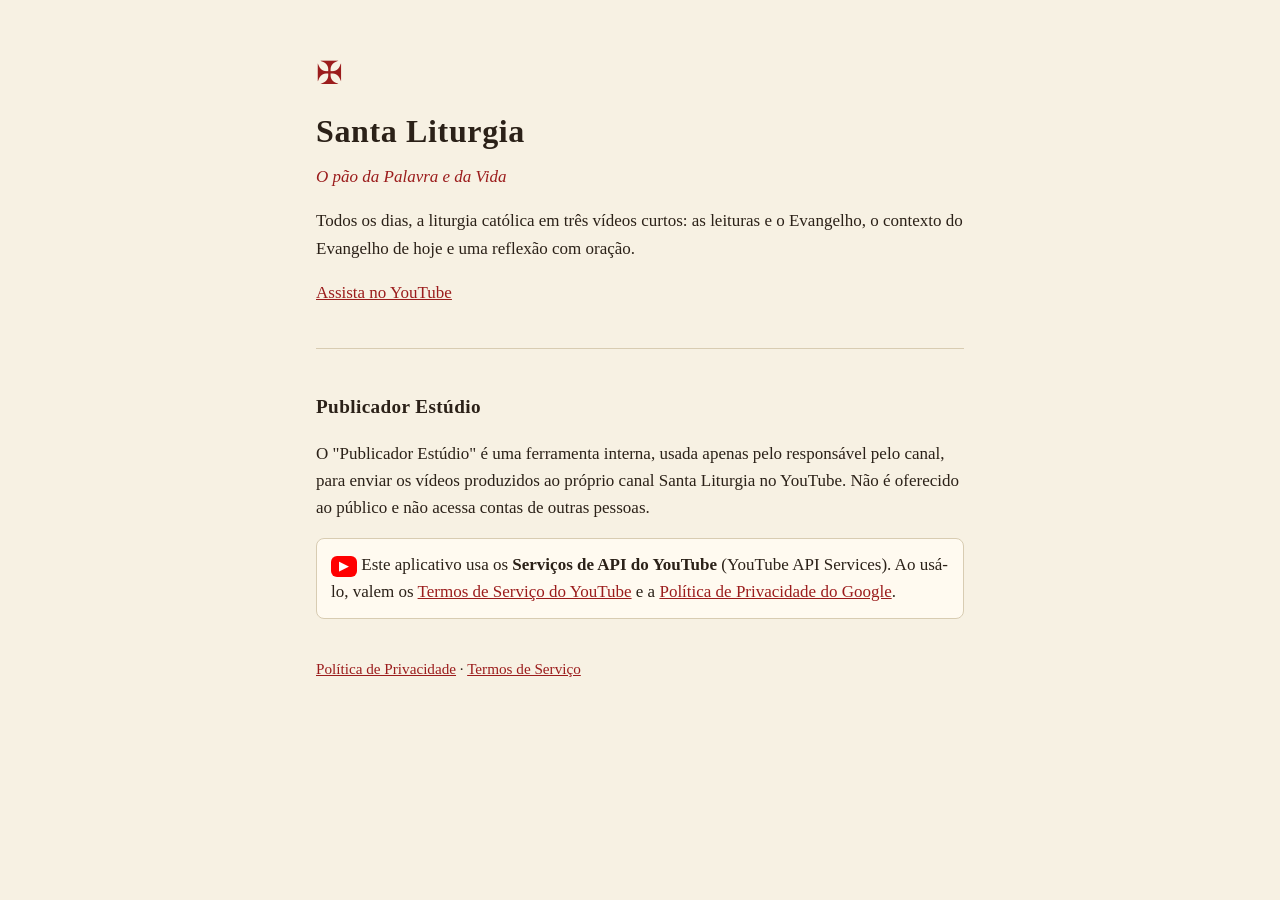
<file: index.html>
<!doctype html>
<html lang="pt-BR">
<head>
<meta charset="utf-8">
<meta name="viewport" content="width=device-width, initial-scale=1">
<title>Santa Liturgia</title>
<meta name="description" content="Santa Liturgia — a liturgia católica do dia em vídeos curtos.">
<link rel="stylesheet" href="estilo.css?v=2">
</head>
<body>
<main>
  <p class="selo">✠</p>
  <h1>Santa Liturgia</h1>
  <p class="slogan">O pão da Palavra e da Vida</p>
  <p>Todos os dias, a liturgia católica em três vídeos curtos: as leituras e o Evangelho,
  o contexto do Evangelho de hoje e uma reflexão com oração.</p>
  <p><a href="https://www.youtube.com/@canal_santa_liturgia">Assista no YouTube</a></p>
  <hr>
  <h2>Publicador Estúdio</h2>
  <p>O "Publicador Estúdio" é uma ferramenta interna, usada apenas pelo responsável pelo canal,
  para enviar os vídeos produzidos ao próprio canal Santa Liturgia no YouTube.
  Não é oferecido ao público e não acessa contas de outras pessoas.</p>
  <p class="yt"><span class="yt-play" aria-hidden="true">▶</span> Este aplicativo usa os
  <strong>Serviços de API do YouTube</strong> (YouTube API Services). Ao usá-lo, valem os
  <a href="https://www.youtube.com/t/terms">Termos de Serviço do YouTube</a> e a
  <a href="https://policies.google.com/privacy">Política de Privacidade do Google</a>.</p>
  <nav><a href="privacidade.html">Política de Privacidade</a> · <a href="termos.html">Termos de Serviço</a></nav>
</main>
</body>
</html>
</file>
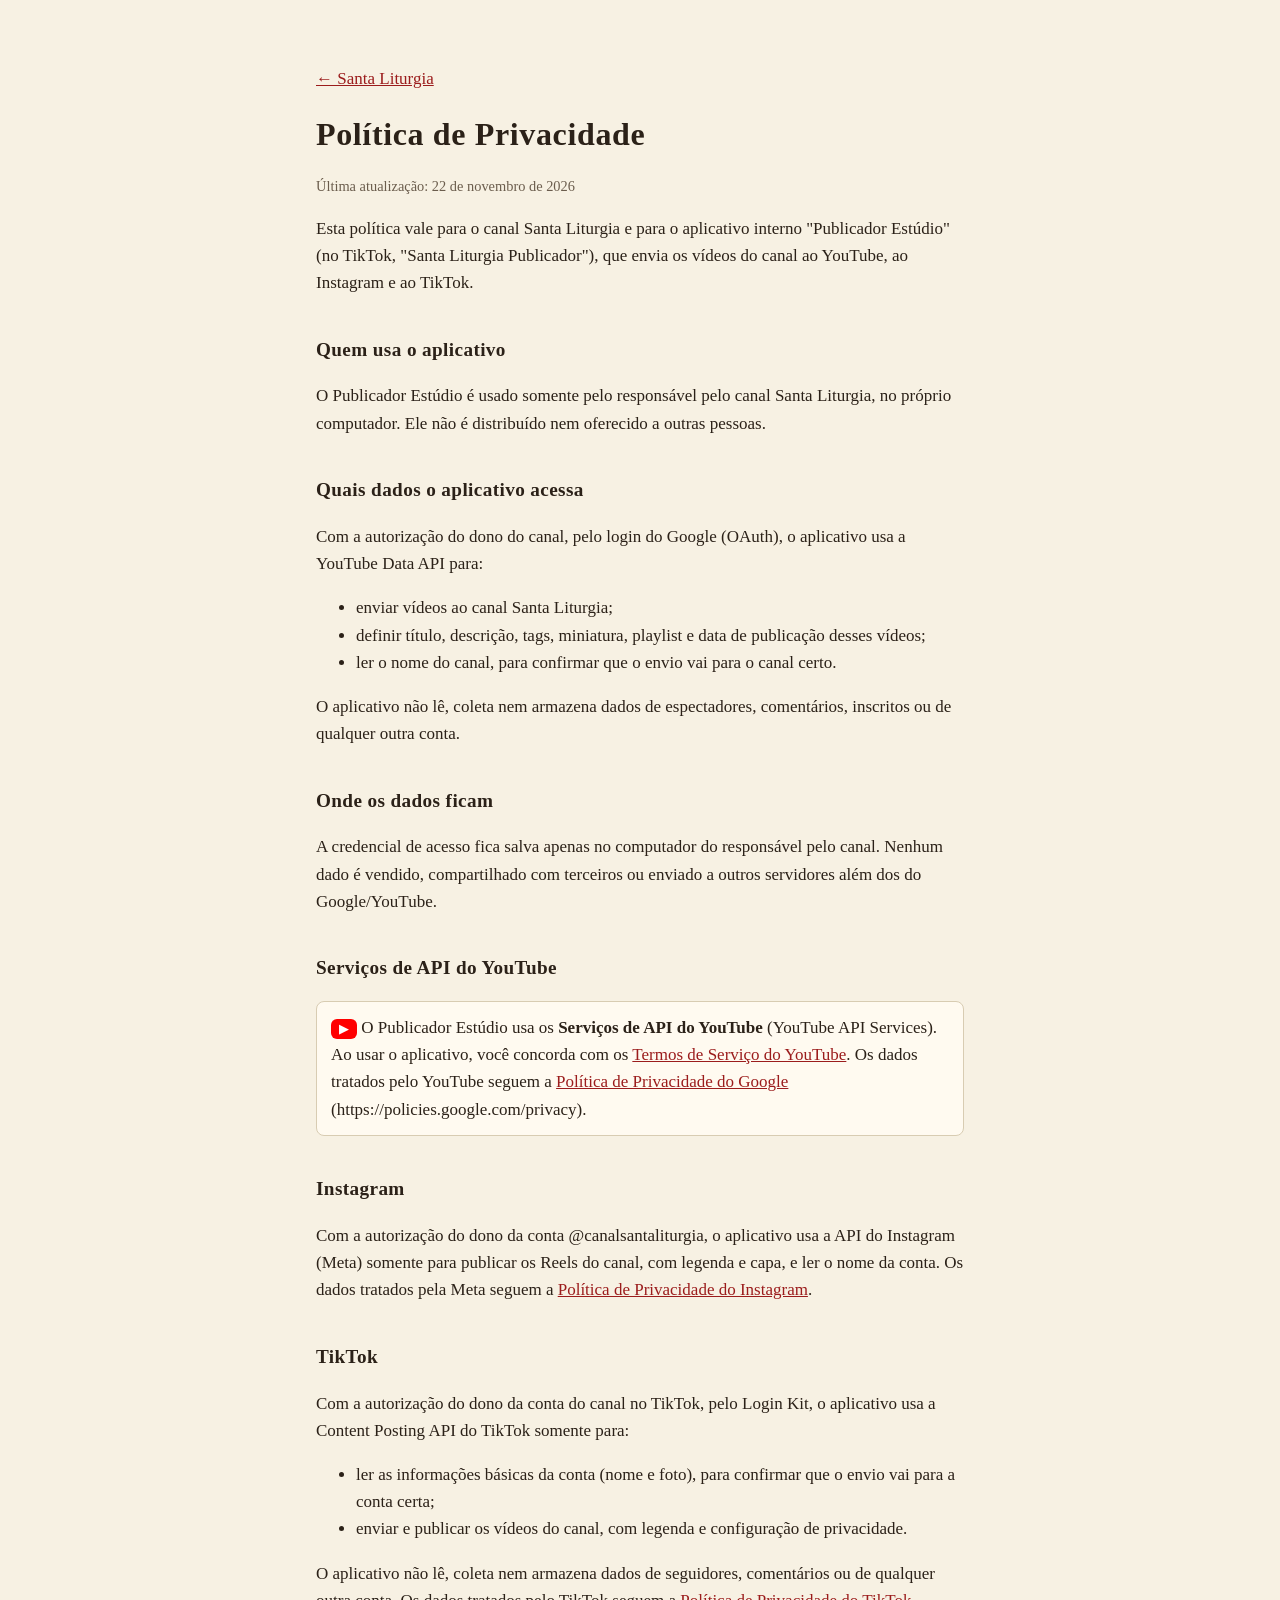
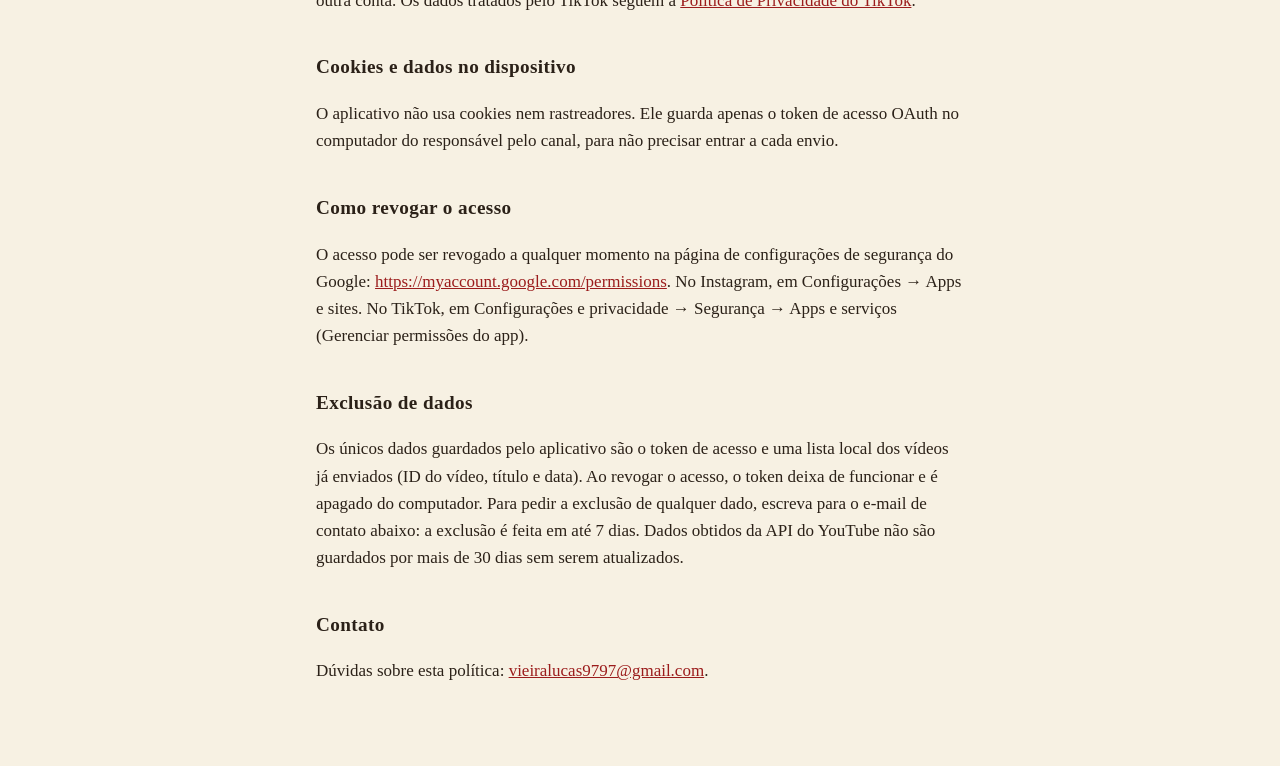
<file: privacidade.html>
<!doctype html>
<html lang="pt-BR">
<head>
<meta charset="utf-8">
<meta name="viewport" content="width=device-width, initial-scale=1">
<title>Política de Privacidade — Santa Liturgia</title>
<link rel="stylesheet" href="estilo.css?v=2">
</head>
<body>
<main>
  <p><a href="index.html">← Santa Liturgia</a></p>
  <h1>Política de Privacidade</h1>
  <p class="data">Última atualização: 22 de novembro de 2026</p>

  <p>Esta política vale para o canal Santa Liturgia e para o aplicativo interno
  "Publicador Estúdio" (no TikTok, "Santa Liturgia Publicador"), que envia os vídeos do canal
  ao YouTube, ao Instagram e ao TikTok.</p>

  <h2>Quem usa o aplicativo</h2>
  <p>O Publicador Estúdio é usado somente pelo responsável pelo canal Santa Liturgia,
  no próprio computador. Ele não é distribuído nem oferecido a outras pessoas.</p>

  <h2>Quais dados o aplicativo acessa</h2>
  <p>Com a autorização do dono do canal, pelo login do Google (OAuth), o aplicativo usa a
  YouTube Data API para:</p>
  <ul>
    <li>enviar vídeos ao canal Santa Liturgia;</li>
    <li>definir título, descrição, tags, miniatura, playlist e data de publicação desses vídeos;</li>
    <li>ler o nome do canal, para confirmar que o envio vai para o canal certo.</li>
  </ul>
  <p>O aplicativo não lê, coleta nem armazena dados de espectadores, comentários,
  inscritos ou de qualquer outra conta.</p>

  <h2>Onde os dados ficam</h2>
  <p>A credencial de acesso fica salva apenas no computador do responsável pelo canal.
  Nenhum dado é vendido, compartilhado com terceiros ou enviado a outros servidores além
  dos do Google/YouTube.</p>

  <h2>Serviços de API do YouTube</h2>
  <p class="yt"><span class="yt-play" aria-hidden="true">▶</span> O Publicador Estúdio usa os
  <strong>Serviços de API do YouTube</strong> (YouTube API Services). Ao usar o aplicativo, você
  concorda com os <a href="https://www.youtube.com/t/terms">Termos de Serviço do YouTube</a>.
  Os dados tratados pelo YouTube seguem a
  <a href="https://policies.google.com/privacy">Política de Privacidade do Google</a>
  (https://policies.google.com/privacy).</p>

  <h2>Instagram</h2>
  <p>Com a autorização do dono da conta @canalsantaliturgia, o aplicativo usa a API do Instagram
  (Meta) somente para publicar os Reels do canal, com legenda e capa, e ler o nome da conta.
  Os dados tratados pela Meta seguem a
  <a href="https://privacycenter.instagram.com/policy">Política de Privacidade do Instagram</a>.</p>

  <h2>TikTok</h2>
  <p>Com a autorização do dono da conta do canal no TikTok, pelo Login Kit, o aplicativo usa a
  Content Posting API do TikTok somente para:</p>
  <ul>
    <li>ler as informações básicas da conta (nome e foto), para confirmar que o envio vai para a conta certa;</li>
    <li>enviar e publicar os vídeos do canal, com legenda e configuração de privacidade.</li>
  </ul>
  <p>O aplicativo não lê, coleta nem armazena dados de seguidores, comentários ou de qualquer
  outra conta. Os dados tratados pelo TikTok seguem a
  <a href="https://www.tiktok.com/legal/privacy-policy">Política de Privacidade do TikTok</a>.</p>

  <h2>Cookies e dados no dispositivo</h2>
  <p>O aplicativo não usa cookies nem rastreadores. Ele guarda apenas o token de acesso
  OAuth no computador do responsável pelo canal, para não precisar entrar a cada envio.</p>

  <h2>Como revogar o acesso</h2>
  <p>O acesso pode ser revogado a qualquer momento na página de configurações de segurança
  do Google: <a href="https://myaccount.google.com/permissions">https://myaccount.google.com/permissions</a>.
  No Instagram, em Configurações → Apps e sites. No TikTok, em Configurações e privacidade →
  Segurança → Apps e serviços (Gerenciar permissões do app).</p>

  <h2>Exclusão de dados</h2>
  <p>Os únicos dados guardados pelo aplicativo são o token de acesso e uma lista local dos
  vídeos já enviados (ID do vídeo, título e data). Ao revogar o acesso, o token deixa de
  funcionar e é apagado do computador. Para pedir a exclusão de qualquer dado, escreva para o
  e-mail de contato abaixo: a exclusão é feita em até 7 dias. Dados obtidos da API do YouTube
  não são guardados por mais de 30 dias sem serem atualizados.</p>

  <h2>Contato</h2>
  <p>Dúvidas sobre esta política: <a href="mailto:vieiralucas9797@gmail.com">vieiralucas9797@gmail.com</a>.</p>
</main>
</body>
</html>
</file>
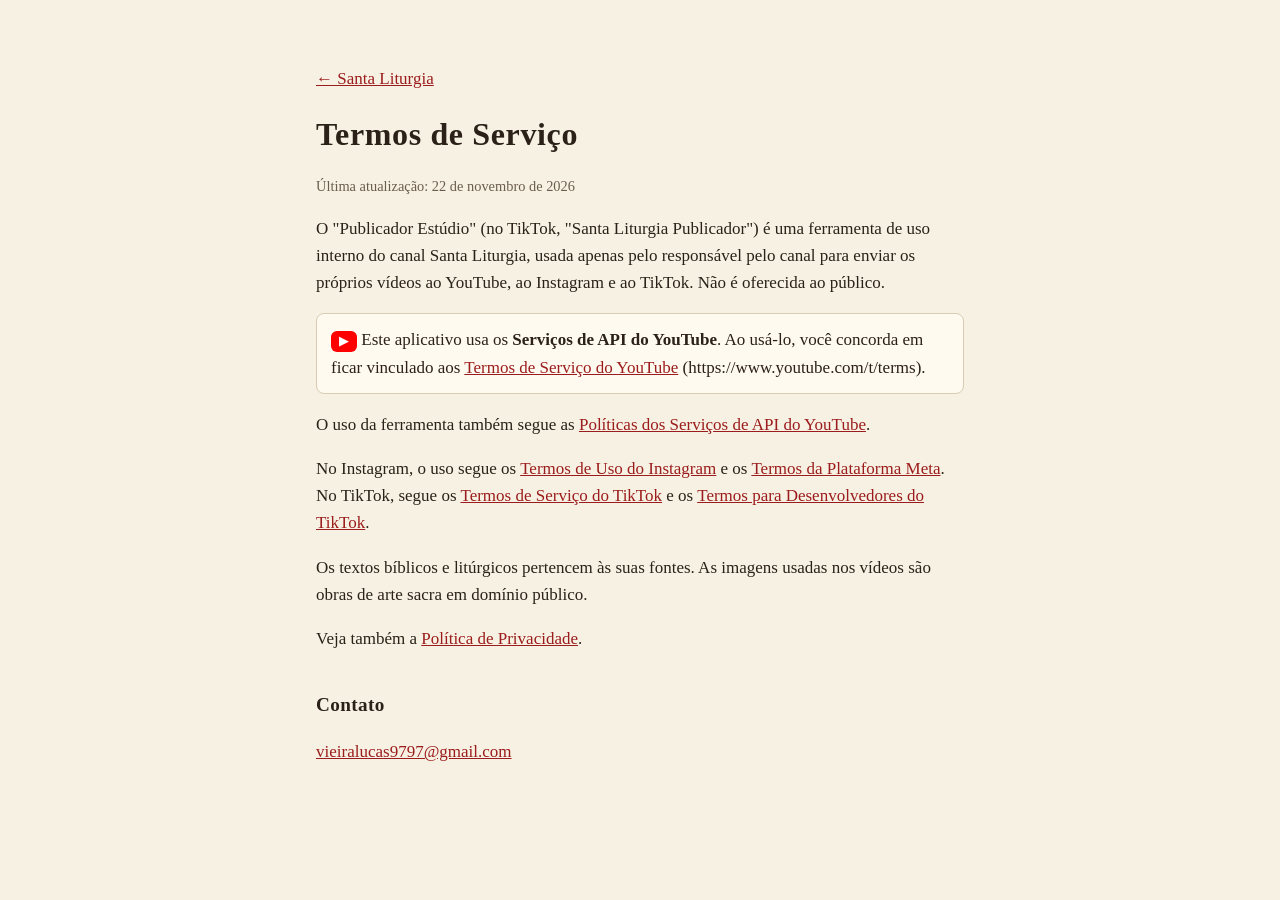
<file: termos.html>
<!doctype html>
<html lang="pt-BR">
<head>
<meta charset="utf-8">
<meta name="viewport" content="width=device-width, initial-scale=1">
<title>Termos de Serviço — Santa Liturgia</title>
<link rel="stylesheet" href="estilo.css?v=2">
</head>
<body>
<main>
  <p><a href="index.html">← Santa Liturgia</a></p>
  <h1>Termos de Serviço</h1>
  <p class="data">Última atualização: 22 de novembro de 2026</p>

  <p>O "Publicador Estúdio" (no TikTok, "Santa Liturgia Publicador") é uma ferramenta de uso
  interno do canal Santa Liturgia, usada apenas pelo responsável pelo canal para enviar os
  próprios vídeos ao YouTube, ao Instagram e ao TikTok. Não é oferecida ao público.</p>
  <p class="yt"><span class="yt-play" aria-hidden="true">▶</span> Este aplicativo usa os
  <strong>Serviços de API do YouTube</strong>. Ao usá-lo, você concorda em ficar vinculado aos
  <a href="https://www.youtube.com/t/terms">Termos de Serviço do YouTube</a>
  (https://www.youtube.com/t/terms).</p>
  <p>O uso da ferramenta também segue as
  <a href="https://developers.google.com/youtube/terms/api-services-terms-of-service">Políticas
  dos Serviços de API do YouTube</a>.</p>
  <p>No Instagram, o uso segue os <a href="https://help.instagram.com/581066165581870">Termos de Uso
  do Instagram</a> e os <a href="https://developers.facebook.com/terms">Termos da Plataforma Meta</a>.
  No TikTok, segue os <a href="https://www.tiktok.com/legal/terms-of-service">Termos de Serviço do
  TikTok</a> e os <a href="https://www.tiktok.com/legal/tik-tok-developer-terms-of-service">Termos
  para Desenvolvedores do TikTok</a>.</p>
  <p>Os textos bíblicos e litúrgicos pertencem às suas fontes. As imagens usadas nos vídeos
  são obras de arte sacra em domínio público.</p>
  <p>Veja também a <a href="privacidade.html">Política de Privacidade</a>.</p>
  <h2>Contato</h2>
  <p><a href="mailto:vieiralucas9797@gmail.com">vieiralucas9797@gmail.com</a></p>
</main>
</body>
</html>
</file>
<file: estilo.css>
:root { --papel: #f7f1e3; --tinta: #2b2118; --vermelho: #9b1c1c; --linha: #d8ccb2; }
* { box-sizing: border-box; }
body { margin: 0; background: var(--papel); color: var(--tinta);
  font: 17px/1.6 Georgia, "Libre Baskerville", serif; }
main { max-width: 680px; margin: 0 auto; padding: 48px 16px 64px; }
h1, h2 { font-family: "Cinzel", Georgia, serif; letter-spacing: .02em; }
h1 { font-size: 2rem; margin: .2em 0; }
h2 { font-size: 1.2rem; margin-top: 2em; }
.selo { color: var(--vermelho); font-size: 2rem; margin: 0; }
.slogan { color: var(--vermelho); font-style: italic; margin-top: 0; }
.data { color: #6b5d4d; font-size: .9rem; }
a { color: var(--vermelho); }
hr { border: 0; border-top: 1px solid var(--linha); margin: 2.5em 0; }
nav { margin-top: 2.5em; font-size: .95rem; }
.yt { border: 1px solid var(--linha); border-radius: 8px; padding: 12px 14px; background: #fffaf0; }
.yt-play { display: inline-block; background: #ff0000; color: #fff; border-radius: 6px;
  padding: 0 8px; font-size: .8rem; line-height: 1.6; vertical-align: middle; }
</file>
